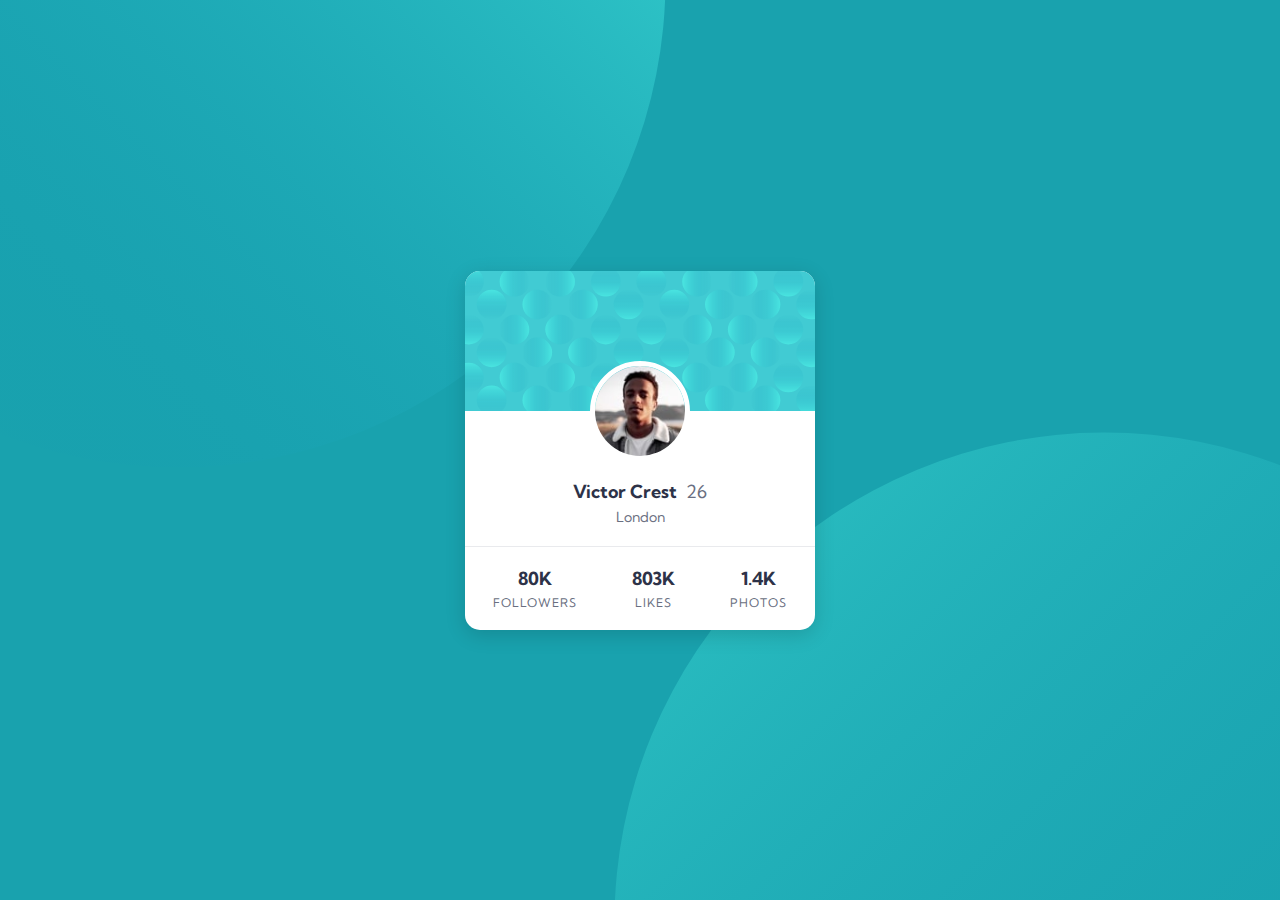
<file: profile-card-component-main/index.html>
<!DOCTYPE html>
<html lang="es">
<head>
  <meta charset="UTF-8">
  <meta name="viewport" content="width=device-width, initial-scale=1.0">
  <title>Frontend Mentor | Profile Card ComponentES </title>
  <link rel="icon" type="image/png" sizes="32x32" href="./images/favicon-32x32.png">
   <link rel="stylesheet" href="estilos.css">
</head>
 
 
<body>
  <main class="tarjeta">
    <div class="encabezado-tarjeta">
      <img src="./images/bg-pattern-card.svg" alt="patrón de fondo">
    </div>

    <div class="cuerpo-tarjeta">
      <img class="imagen-perfil" src="./images/image-victor.jpg" alt="Victor Crest">
      <h1>Victor Crest <span>26</span></h1>
      <p>London</p>
    </div>

    <div class="pie-tarjeta">
      <div class="estadistica">
        <h2>80K</h2>
        <p>Followers</p>
      </div>
      <div class="estadistica">
        <h2>803K</h2>
        <p>Likes</p>
      </div>
      <div class="estadistica">
        <h2>1.4K</h2>
        <p>Photos</p>
      </div>
    </div>
  </main>

  
</body>
</html>
</file>
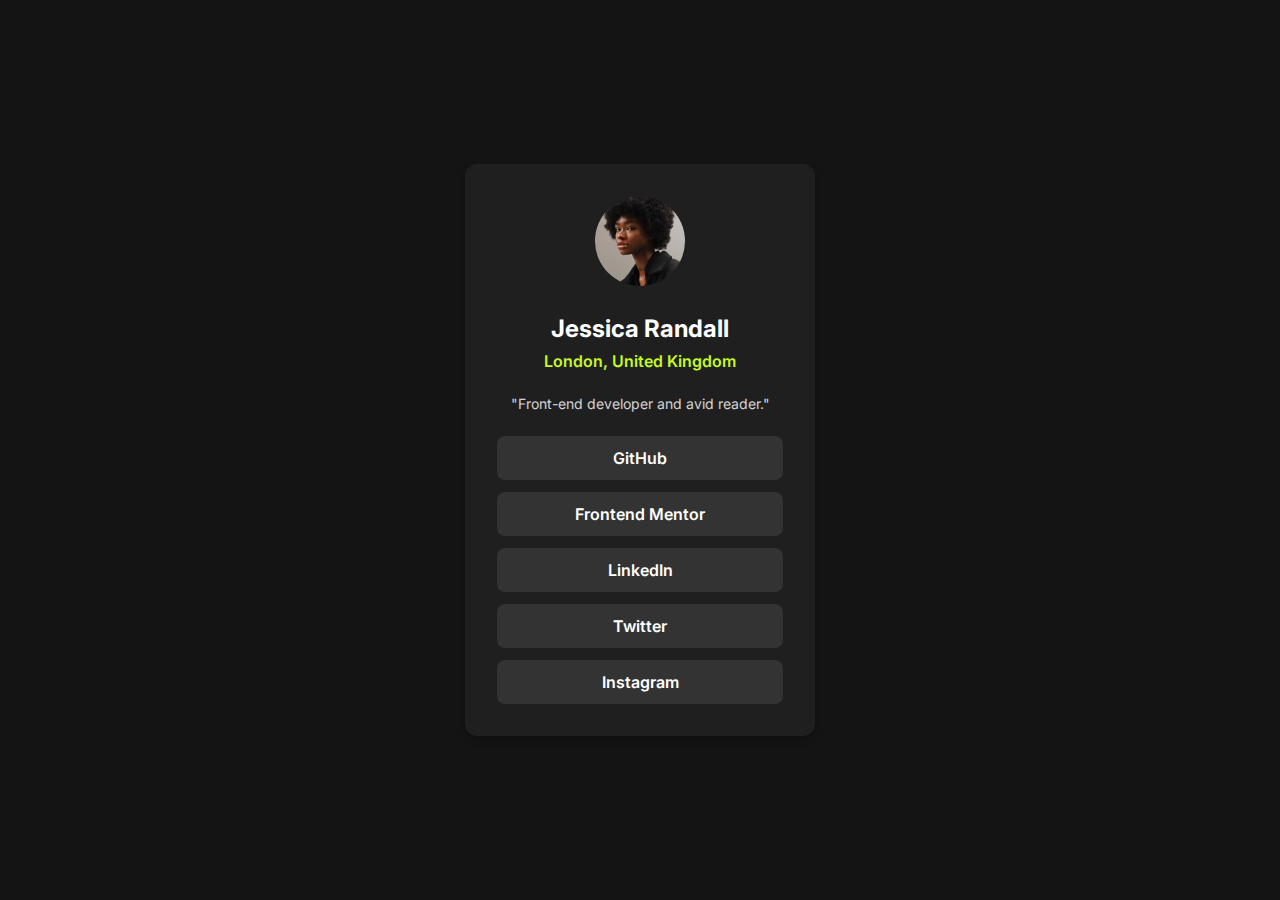
<file: social-links-profile-main/index.html>
<!DOCTYPE html>
<html lang="es">
<head>
  <meta charset="UTF-8">
  <meta name="viewport" content="width=device-width, initial-scale=1.0">
  <title>Frontend Mentor | Social links profile</title>
  <link rel="icon" type="image/png" sizes="32x32" href="./assets/images/favicon-32x32.png">
  

  <link href="https://fonts.googleapis.com/css2?family=Inter:wght@400;600;700&display=swap" rel="stylesheet">

  <link rel="stylesheet" href="estilos.css">
</head>
<body>
  <main class="tarjeta">
    <img src="./assets/images/avatar-jessica.jpeg" alt="Foto de perfil" class="avatar">
    <h1 class="nombre">Jessica Randall</h1>
    <p class="ubicacion">London, United Kingdom</p>
    <p class="descripcion">"Front-end developer and avid reader."</p>

    <div class="enlaces">
      <a href="#" class="boton">GitHub</a>
      <a href="#" class="boton">Frontend Mentor</a>
      <a href="#" class="boton">LinkedIn</a>
      <a href="#" class="boton">Twitter</a>
      <a href="#" class="boton">Instagram</a>
    </div>
  </main>


</body>
</html>
</file>
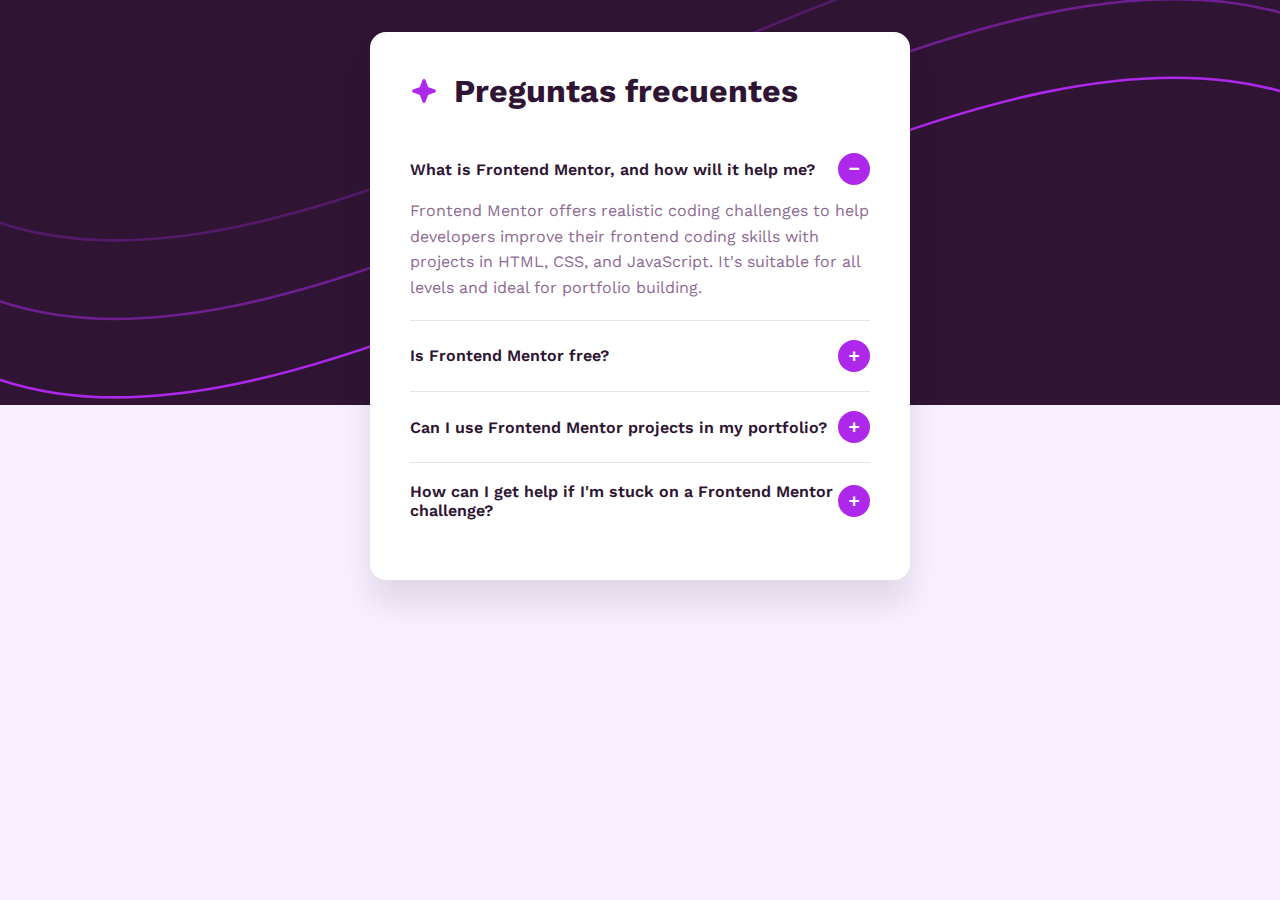
<file: faq-accordion-main/faq-accordion-main/index.html>
<!DOCTYPE html>
<html lang="es">
<head>
  <meta charset="UTF-8" />
  <meta name="viewport" content="width=device-width, initial-scale=1.0" />

  <link rel="icon" type="image/png" sizes="32x32" href="./assets/images/favicon-32x32.png" />
  <link rel="stylesheet" href="estilos.css" />

  <title>FAQ Acordeón</title>
</head>
<body>
  <main class="contenedor-faqs">
    <section class="tarjeta-faq">
      <div class="encabezado-faq">
        <img src="./assets/images/icon-star.svg" alt="Icono estrella" class="icono-faq" />
        <h1>Preguntas frecuentes</h1>
      </div>

      <div class="item-faq abierto">
        <h2 class="pregunta-faq">
          What is Frontend Mentor, and how will it help me?
          <button class="boton-faq" aria-label="Alternar respuesta"></button>
        </h2>
        <p class="respuesta-faq">
          Frontend Mentor offers realistic coding challenges to help developers improve their
          frontend coding skills with projects in HTML, CSS, and JavaScript. It's suitable for
          all levels and ideal for portfolio building.
        </p>
      </div>

      <div class="item-faq">
        <h2 class="pregunta-faq">
            Is Frontend Mentor free?
          <button class="boton-faq" aria-label="Alternar respuesta"></button>
        </h2>
        <p class="respuesta-faq">
          Yes, Frontend Mentor offers both free and premium coding challenges, with the free
          option providing access to a range of projects suitable for all skill levels.

        </p>
      </div>

      <div class="item-faq">
        <h2 class="pregunta-faq">
           Can I use Frontend Mentor projects in my portfolio?
          <button class="boton-faq" aria-label="Alternar respuesta"></button>
        </h2>
        <p class="respuesta-faq">
            Yes, you can use projects completed on Frontend Mentor in your portfolio. It's an excellent
          way to showcase your skills to potential employers!
        </p>
      </div>

      <div class="item-faq">
        <h2 class="pregunta-faq">
             How can I get help if I'm stuck on a Frontend Mentor challenge?
          <button class="boton-faq" aria-label="Alternar respuesta"></button>
        </h2>
        <p class="respuesta-faq">
         The best place to get help is inside Frontend Mentor's Discord community. There's a help
          channel where you can ask questions and seek support from other community members.
        </p>
      </div>
    </section>
  </main>
</body>
</html>
</file>
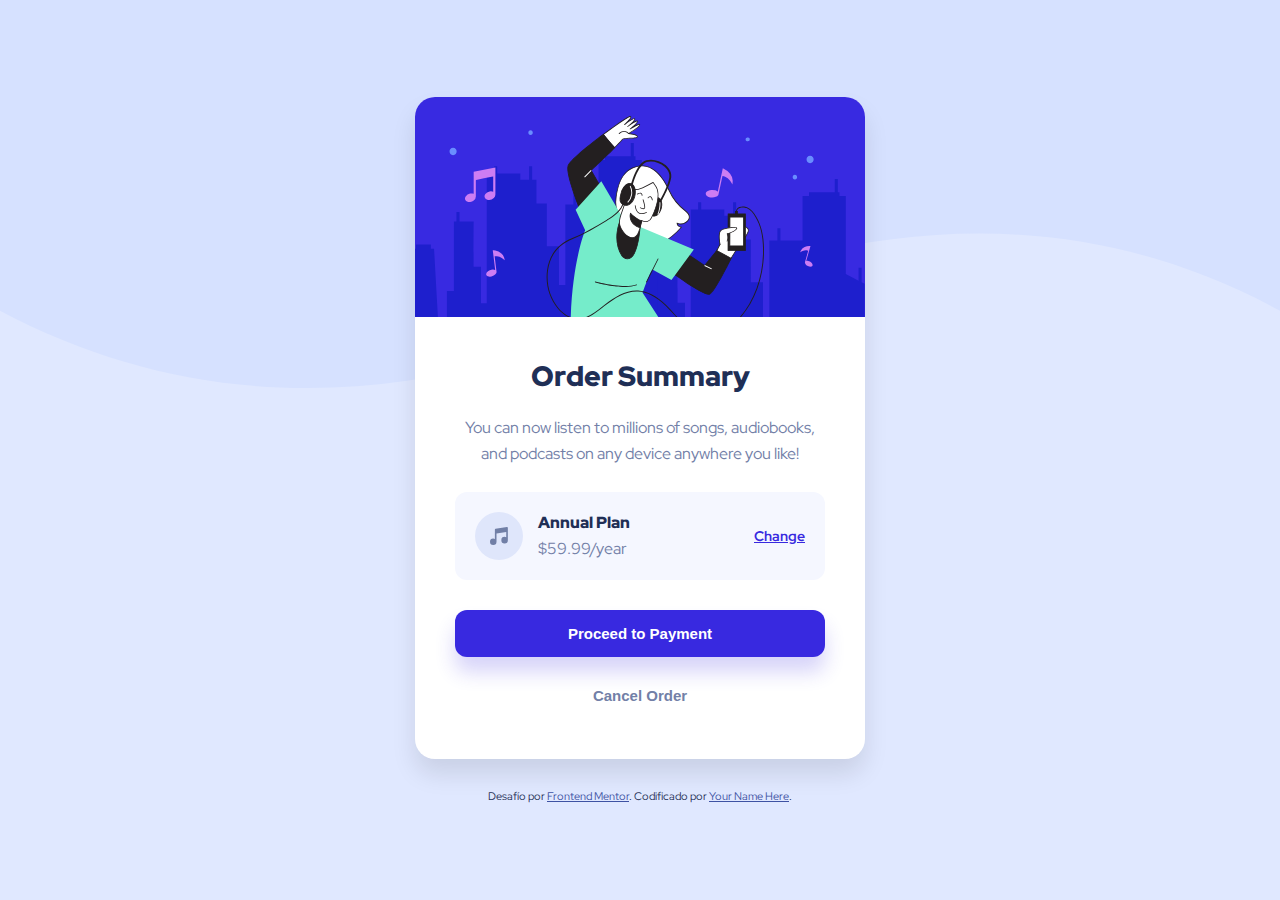
<file: order-summary-component-main/order-summary-component-main/index.html>
<!DOCTYPE html>
<html lang="es">
<head>
  <meta charset="UTF-8">
  <meta name="viewport" content="width=device-width, initial-scale=1.0">
  <link rel="icon" type="image/png" sizes="32x32" href="./images/favicon-32x32.png">
  <link rel="stylesheet" href="estilos.css">
  <link href="https://fonts.googleapis.com/css2?family=Red+Hat+Display:wght@500;700;900&display=swap" rel="stylesheet">
  <title>Frontend Mentor | Order summary card</title>
</head>
<body>
  <div class="contenedor">
    <div class="tarjeta">
      <img src="images/illustration-hero.svg" alt="Ilustración principal" class="imagen-hero">
      
      <div class="contenido">
        <h1 class="titulo">Order Summary</h1>
        
        <p class="descripcion">
          You can now listen to millions of songs, audiobooks, and podcasts on any 
          device anywhere you like!
        </p>
        
        <div class="plan">
          <img src="images/icon-music.svg" alt="Icono de música" class="icono-musica">
          <div class="detalles-plan">
            <h2 class="nombre-plan">Annual Plan</h2>
            <p class="precio-plan">$59.99/year</p>
          </div>
          <a href="#" class="cambiar-enlace">Change</a>
        </div>
        
        <button class="boton-pago">Proceed to Payment</button>
        <button class="boton-cancelar">Cancel Order</button>
      </div>
    </div>
    
    <div class="atribucion">
      Desafío por <a href="https://www.frontendmentor.io?ref=challenge" target="_blank">Frontend Mentor</a>. 
      Codificado por <a href="#">Your Name Here</a>.
    </div>
  </div>
</body>
</html>
</file>
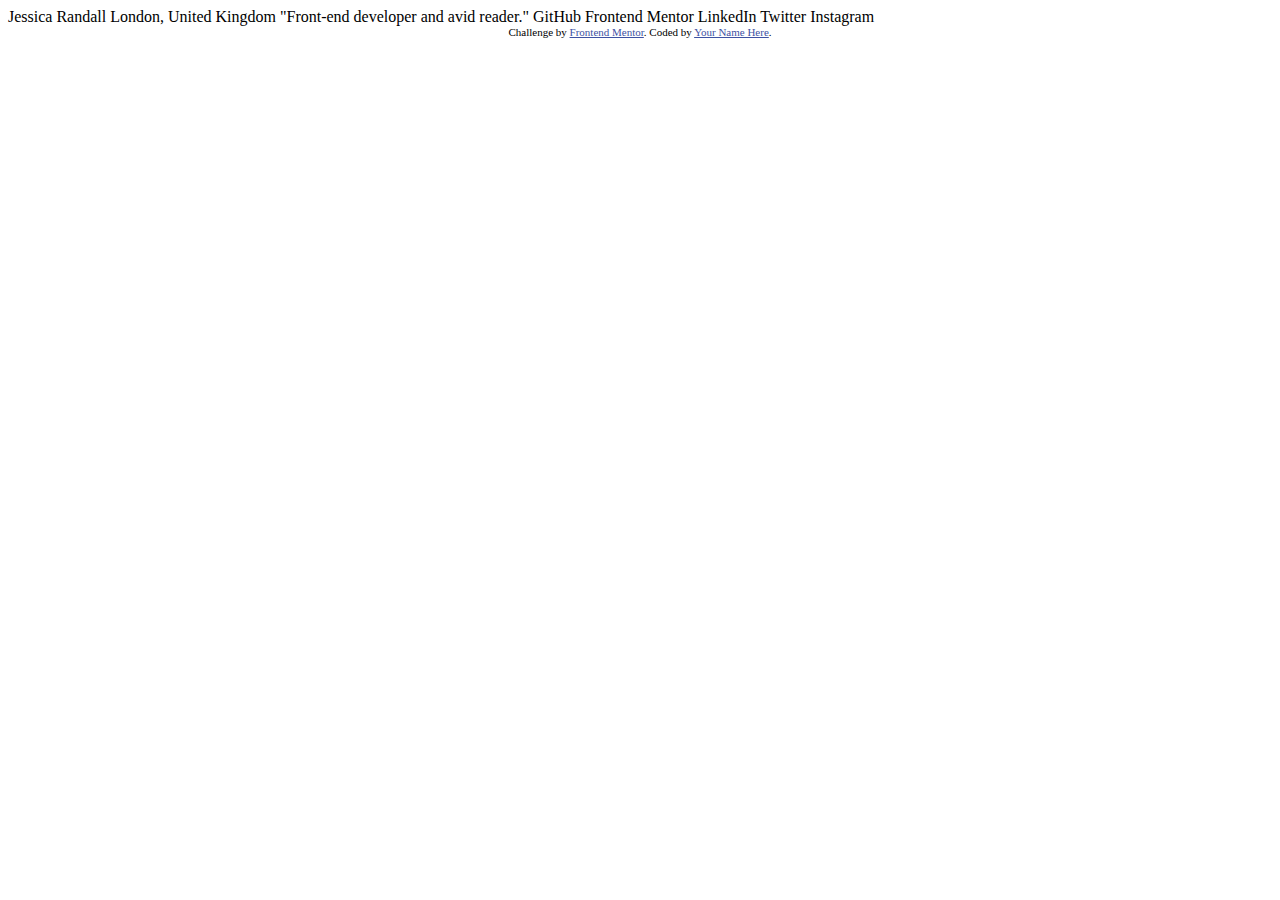
<file: social-links-profile-main/social-links-profile-main/index.html>
<!DOCTYPE html>
<html lang="en">
<head>
  <meta charset="UTF-8">
  <meta name="viewport" content="width=device-width, initial-scale=1.0"> <!-- displays site properly based on user's device -->

  <link rel="icon" type="image/png" sizes="32x32" href="./assets/images/favicon-32x32.png">
  
  <title>Frontend Mentor | Social links profile</title>

  <!-- Feel free to remove these styles or customise in your own stylesheet 👍 -->
  <style>
    .attribution { font-size: 11px; text-align: center; }
    .attribution a { color: hsl(228, 45%, 44%); }
  </style>
</head>
<body>

  Jessica Randall
  London, United Kingdom
  "Front-end developer and avid reader."

  GitHub
  Frontend Mentor
  LinkedIn
  Twitter
  Instagram
  
  <div class="attribution">
    Challenge by <a href="https://www.frontendmentor.io?ref=challenge" target="_blank">Frontend Mentor</a>. 
    Coded by <a href="#">Your Name Here</a>.
  </div>
</body>
</html>
</file>
<file: profile-card-component-main/estilos.css>
@import url('https://fonts.googleapis.com/css2?family=Kumbh+Sans:wght@100..900&display=swap');
* {
  margin: 0;
  padding: 0;
  box-sizing: border-box;
}


:root {
  --azul-600: hsl(185, 75%, 39%);
  --azul-oscuro-950: hsl(229, 23%, 23%);
  --gris-500: hsl(227, 10%, 46%);
  --gris-100: hsl(225, 10%, 92%);
  --fuente: 'Kumbh Sans', sans-serif;
}


body {
  font-family: var(--fuente);
  background-color: var(--azul-600);
  display: flex;
  justify-content: center;
  align-items: center;
  min-height: 100vh;
  flex-direction: column;
  background-image: url('./images/bg-pattern-top.svg'), url('./images/bg-pattern-bottom.svg');
background-repeat: no-repeat;
background-position: right 48vw bottom 48vh, left 48vw top 48vh;
}

.tarjeta {
  background-color: white;
  border-radius: 15px;
  overflow: hidden;
  width: 350px;
  box-shadow: 0 5px 20px rgba(0,0,0,0.15);
  text-align: center;
}


.encabezado-tarjeta img {
  width: 100%;
  display: block;
}


.imagen-perfil {
  width: 100px;
  height: 100px;
  border-radius: 50%;
  border: 5px solid white;
  margin-top: -50px;
}

.cuerpo-tarjeta h1 {
  font-size: 18px;
  color: var(--azul-oscuro-950);
  margin-top: 15px;
}

.cuerpo-tarjeta h1 span {
  color: var(--gris-500);
  font-weight: 400;
  margin-left: 5px;
}

.cuerpo-tarjeta p {
  color: var(--gris-500);
  font-size: 14px;
  margin-top: 5px;
  margin-bottom: 20px;
}


.pie-tarjeta {
  display: flex;
  justify-content: space-around;
  border-top: 1px solid var(--gris-100);
  padding: 20px 0;
}

.estadistica h2 {
  font-size: 18px;
  color: var(--azul-oscuro-950);
}

.estadistica p {
  color: var(--gris-500);
  font-size: 12px;
  letter-spacing: 1px;
  text-transform: uppercase;
  margin-top: 5px;
}



.atribucion a {
  color: var(--azul-oscuro-950);
}
</file>
<file: social-links-profile-main/estilos.css>
/* 🎨 Variables */
:root {
  --verde: hsl(75, 94%, 57%);
  --blanco: hsl(0, 0%, 100%);
  --gris-700: hsl(0, 0%, 20%);
  --gris-800: hsl(0, 0%, 12%);
  --gris-900: hsl(0, 0%, 8%);
  --fuente-principal: 'Inter', sans-serif;
}


* {
  margin: 0;
  padding: 0;
  box-sizing: border-box;
}

body {
  font-family: var(--fuente-principal);
  background-color: var(--gris-900);
  color: var(--blanco);
  display: flex;
  flex-direction: column;
  justify-content: center;
  align-items: center;
  min-height: 100vh;
  padding: 24px;
}


.tarjeta {
  background-color: var(--gris-800);
  padding: 32px;
  border-radius: 12px;
  max-width: 350px;
  width: 100%;
  text-align: center;
  box-shadow: 0 4px 8px rgba(0,0,0,0.2);
}

.avatar {
  width: 90px;
  height: 90px;
  border-radius: 50%;
  object-fit: cover;
  margin-bottom: 24px;
}

.nombre {
  font-weight: 700;
  font-size: 24px;
  margin-bottom: 8px;
}

.ubicacion {
  font-weight: 600;
  color: var(--verde);
  margin-bottom: 24px;
}

.descripcion {
  font-size: 14px;
  opacity: 0.8;
  margin-bottom: 24px;
}
.enlaces {
  display: flex;
  flex-direction: column;
  gap: 12px;
}

.boton {
  display: block;
  padding: 12px;
  background-color: var(--gris-700);
  color: var(--blanco);
  text-decoration: none;
  border-radius: 8px;
  font-weight: 600;
 
}

.boton:hover {
  background-color: var(--verde);
  color: var(--gris-900);
}


.atribucion a {
  color: var(--verde);
}
</file>
<file: faq-accordion-main/faq-accordion-main/estilos.css>
/* === estilos.css (versión final con curvas hacia arriba) === */

/* Importar fuente */
@import url('https://fonts.googleapis.com/css2?family=Work+Sans:wght@400;600;700&display=swap');

/* Paleta */
:root {
  --blanco: hsl(0, 100%, 100%);
  --morado-100: hsl(275, 100%, 97%);
  --morado-600: hsl(292, 16%, 49%);
  --morado-950: hsl(292, 42%, 14%);
  --acento: hsl(281, 83%, 54%);
}

/* Reset */
* {
  box-sizing: border-box;
  margin: 0;
  padding: 0;
}

html, body {
  height: 100%;
}

/* Fondo general */
body {
  font-family: 'Work Sans', sans-serif;
  background-color: var(--morado-100);
  display: flex;
  justify-content: center;
  align-items: flex-start;
  padding: 8rem 1rem;
  position: relative;
  overflow-x: hidden;
}

/* Sección morada superior con curvas invertidas */
body::before {
  content: "";
  position: absolute;
  top: 0;
  left: 0;
  width: 100%;
  height: 45%;
  background: var(--morado-950);
  background-image: url("data:image/svg+xml,%3Csvg width='978' height='360' xmlns='http://www.w3.org/2000/svg'%3E%3Cg fill='none' stroke='%23AD28EB' stroke-width='2'%3E%3Cpath d='M-74 300c280 230 835-360 1135-140'/%3E%3Cpath d='M-74 240c280 230 835-360 1135-140' opacity='.5'/%3E%3Cpath d='M-74 180c280 230 835-360 1135-140' opacity='.3'/%3E%3C/g%3E%3C/svg%3E");
  background-repeat: no-repeat;
  background-position: center bottom;
  background-size: cover;
  z-index: 0;
  overflow: hidden;
}

/* Contenedor principal */
.contenedor-faqs {
  display: flex;
  justify-content: center;
  width: 100%;
  position: relative;
  z-index: 1;
}


.tarjeta-faq {
  background: var(--blanco);
  border-radius: 1rem;
  box-shadow: 0 1.5rem 2rem rgba(0, 0, 0, 0.1);
  max-width: 540px;
  width: 100%;
  padding: 2.5rem;
  margin-top: -6rem;
}

/* Encabezado */
.encabezado-faq {
  display: flex;
  align-items: center;
  gap: 1rem;
  margin-bottom: 1.5rem;
}

.icono-faq {
  width: 28px;
  height: 28px;
}

.encabezado-faq h1 {
  font-size: 2rem;
  font-weight: 700;
  color: var(--morado-950);
}

/* Items */
.item-faq {
  border-bottom: 1px solid rgba(0, 0, 0, 0.1);
  padding: 1.2rem 0;
}

.item-faq:last-child {
  border: none;
}

/* Pregunta */
.pregunta-faq {
  display: flex;
  justify-content: space-between;
  align-items: center;
  font-weight: 600;
  color: var(--morado-950);
  font-size: 1rem;
  cursor: pointer;
  transition: color 0.2s ease;
}

.pregunta-faq:hover {
  color: var(--acento);
}

/* Botón circular */
.boton-faq {
  background: var(--acento);
  color: var(--blanco);
  border: none;
  border-radius: 50%;
  width: 32px;
  height: 32px;
  font-size: 1.2rem;
  font-weight: 700;
  display: grid;
  place-items: center;
  cursor: pointer;
  flex-shrink: 0;
  
}

.boton-faq:hover {
  background: hsl(281, 90%, 60%);
}

.boton-faq::before {
  content: "+";
}

.item-faq.abierto .boton-faq::before {
  content: "−";
}

/* Respuesta */
.respuesta-faq {
  display: none;
  color: var(--morado-600);
  font-weight: 400;
  line-height: 1.6;
  margin-top: 0.8rem;
}

.item-faq.abierto .respuesta-faq {
  display: block;
}

/* Responsive */
@media (max-width: 480px) {
  body {
    padding: 6rem 1rem;
  }

  .tarjeta-faq {
    padding: 1.8rem;
  }

  .encabezado-faq h1 {
    font-size: 1.6rem;
  }
}
</file>
<file: order-summary-component-main/order-summary-component-main/estilos.css>
@import url('https://fonts.googleapis.com/css2?family=Red+Hat+Display:wght@500;700;900&display=swap');

* {
    margin: 0;
    padding: 0;
    box-sizing: border-box;
}

body {
    font-family: 'Red Hat Display', sans-serif;
    background-color: hsl(225, 100%, 94%);
    background-image: url('images/pattern-background-desktop.svg');
    background-repeat: no-repeat;
    background-size: contain;
    display: flex;
    flex-direction: column;
    align-items: center;
    justify-content: center;
    min-height: 100vh;
    padding: 20px;
}

.contenedor {
    display: flex;
    flex-direction: column;
    align-items: center;
    justify-content: center;
    flex-grow: 1;
}

.tarjeta {
    background-color: white;
    border-radius: 20px;
    box-shadow: 0 15px 25px rgba(0, 0, 0, 0.1);
    max-width: 450px;
    width: 100%;
    overflow: hidden;
    margin-bottom: 30px;
}

.imagen-hero {
    width: 100%;
    display: block;
}

.contenido {
    padding: 40px;
    text-align: center;
}

.titulo {
    color: hsl(223, 47%, 23%);
    font-weight: 900;
    font-size: 28px;
    margin-bottom: 20px;
}

.descripcion {
    color: hsl(224, 23%, 55%);
    font-size: 16px;
    line-height: 1.6;
    margin-bottom: 25px;
}

.plan {
    background-color: hsl(225, 100%, 98%);
    border-radius: 12px;
    padding: 20px;
    display: flex;
    align-items: center;
    margin-bottom: 30px;
}

.icono-musica {
    width: 48px;
    height: 48px;
    margin-right: 15px;
}

.detalles-plan {
    flex-grow: 1;
    text-align: left;
}

.nombre-plan {
    color: hsl(223, 47%, 23%);
    font-weight: 900;
    font-size: 16px;
    margin-bottom: 5px;
}

.precio-plan {
    color: hsl(224, 23%, 55%);
    font-size: 16px;
}

.cambiar-enlace {
    color: hsl(245, 75%, 52%);
    font-weight: 700;
    font-size: 14px;
    text-decoration: underline;
    transition: color 0.3s ease, text-decoration 0.3s ease;
}

.cambiar-enlace:hover {
    color: hsl(245, 75%, 65%);
    text-decoration: none;
}

.boton-pago {
    background-color: hsl(245, 75%, 52%);
    color: white;
    border: none;
    border-radius: 12px;
    padding: 15px;
    width: 100%;
    font-weight: 700;
    font-size: 15px;
    margin-bottom: 15px;
    cursor: pointer;
    box-shadow: 0 15px 20px rgba(56, 41, 224, 0.2);
    transition: background-color 0.3s ease;
}

.boton-pago:hover {
    background-color: hsl(245, 75%, 65%);
}

.boton-cancelar {
    background-color: transparent;
    color: hsl(224, 23%, 55%);
    border: none;
    border-radius: 12px;
    padding: 15px;
    width: 100%;
    font-weight: 700;
    font-size: 15px;
    cursor: pointer;
    transition: color 0.3s ease;
}

.boton-cancelar:hover {
    color: hsl(223, 47%, 23%);
}

.atribucion {
    font-size: 11px;
    text-align: center;
    color: hsl(223, 47%, 23%);
}

.atribucion a {
    color: hsl(228, 45%, 44%);
}

/* Diseño Responsive */
@media (max-width: 480px) {
    body {
        background-image: url('images/pattern-background-mobile.svg');
    }
    
    .contenido {
        padding: 25px;
    }
    
    .titulo {
        font-size: 24px;
    }
    
    .plan {
        padding: 15px;
    }
    
    .icono-musica {
        width: 40px;
        height: 40px;
        margin-right: 12px;
    }
}
</file>
